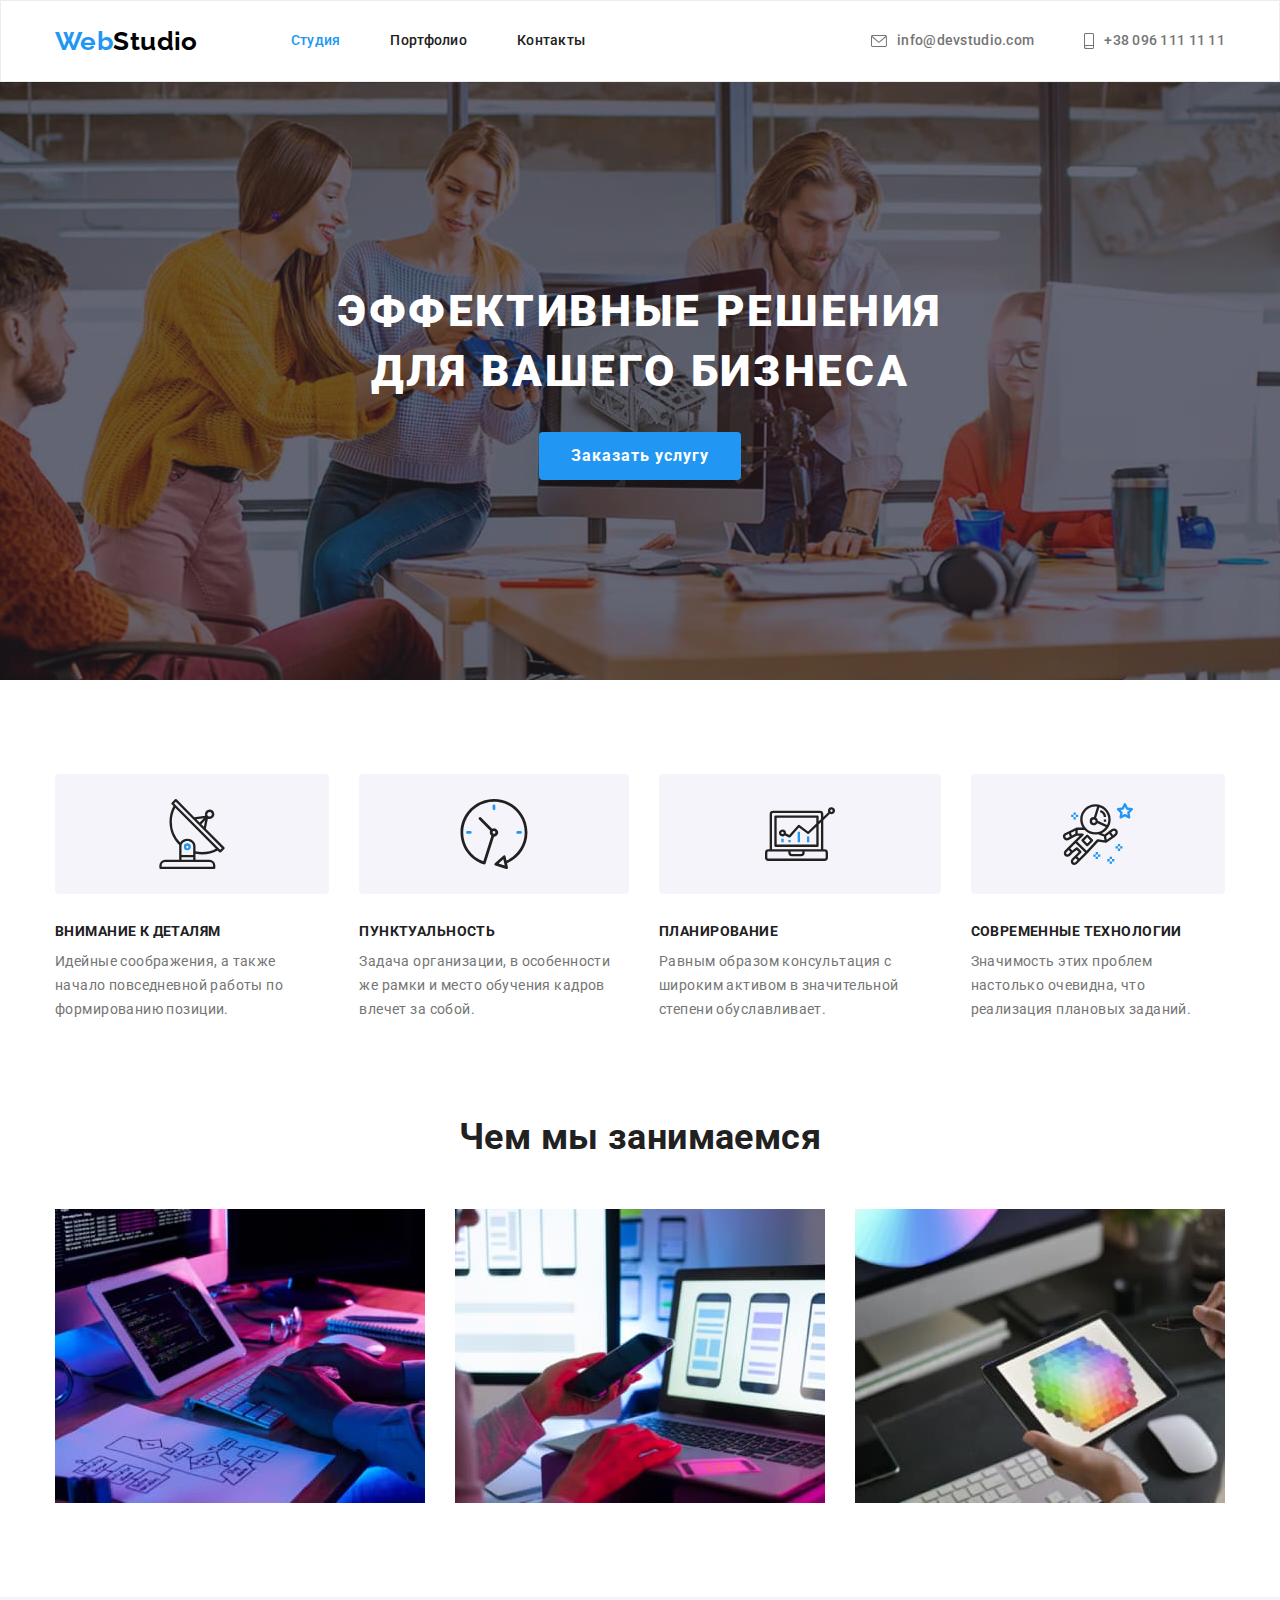
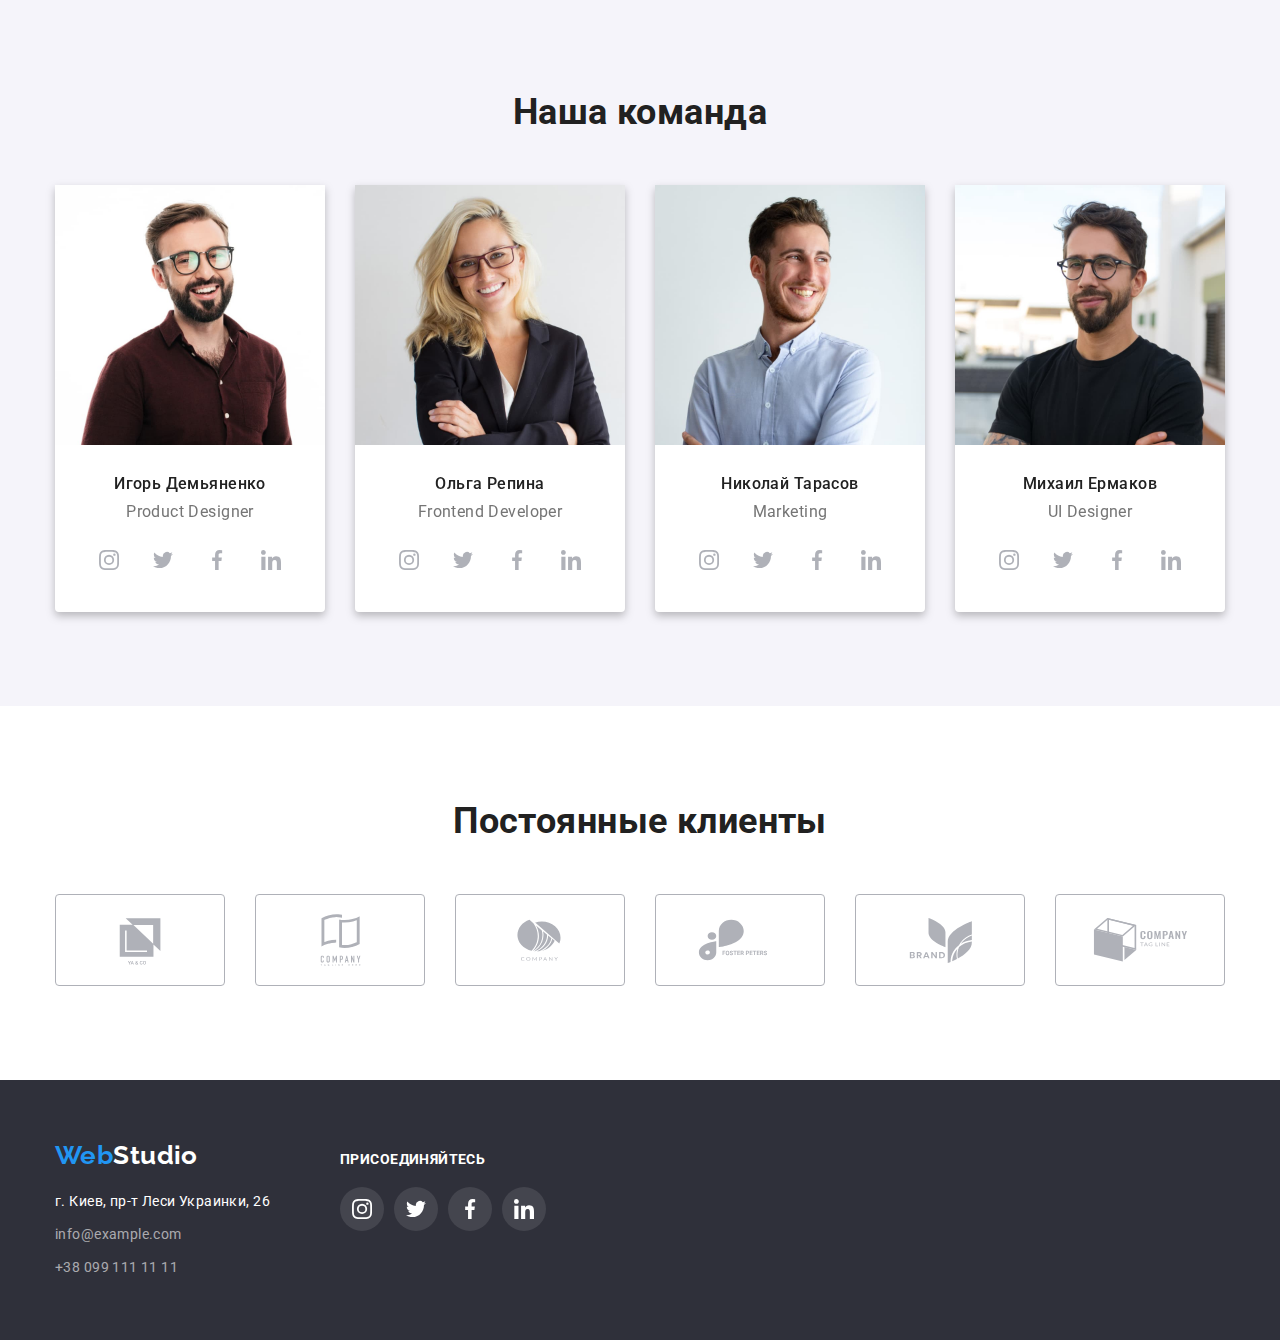
<file: index.html>
<!DOCTYPE html>
<html lang="ru">
<head>
    <meta charset="UTF-8">
    <meta http-equiv="X-UA-Compatible" content="IE=edge">
    <meta name="viewport" content="width=device-width, initial-scale=1.0">
    <title>WebStudio</title>
    <link rel="preconnect" href="https://fonts.googleapis.com">
    <link rel="preconnect" href="https://fonts.gstatic.com" crossorigin>
    <link href="https://fonts.googleapis.com/css2?family=Raleway:wght@700&family=Roboto:wght@400;500;700;900&display=swap" rel="stylesheet">
    <link rel="stylesheet" href="https://cdnjs.cloudflare.com/ajax/libs/modern-normalize/1.0.0/modern-normalize.min.css"  />
    <link rel="stylesheet" href="./css/styles.css">
</head>
<body>
    <header class="header">
        <div class="container header-container">
            
            <nav class="navigation">
                <a class="logo" href="#">
                    <span class="logo-web">Web</span>Studio
                </a>
    
                <ul class="site-nav">
                    <li class="header-list-item"><a class="site-nav-link current" href="./index.html">Студия</a></li>
                    <li class="header-list-item"><a class="site-nav-link" href="./portfolio.html">Портфолио</a></li>
                    <li class="header-list-item"><a class="site-nav-link" href="#contacts">Контакты</a></li>
                </ul>
            </nav>
    
            <ul class="auth-nav">
                <li class="header-list-item"><a class="auth-nav-link" href="mailto:info@devstudio.com">
                    <svg class="icon" width="16" height="12">
                        <use href="./images/icons.svg#icon-envelope"></use>
                    </svg>
                    info@devstudio.com</a></li>
                <li class="header-list-item"><a class="auth-nav-link" href="tel:380961111111">
                    <svg class="icon" width="10" height="16">
                        <use href="./images/icons.svg#icon-smartphone"></use>
                    </svg>
                    +38 096 111 11 11</a></li>
            </ul>
        </div>

    </header>

    <main>
        <section class="hero">
            <div class="container">
                <h1 class="hero-title">Эффективные решения для вашего бизнеса</h1>
                <button type="button" class="hero-button">Заказать услугу</button>
            </div>
        </section>

        <section class="section">
            <div class="container">
                <h2 class="section-title visually-hidden">Преимущества</h2>
                <ul class="list">
                    <li class="list-item">
                        <div class="list-item-logo">
                            <svg class="icon" width="70" height="70">
                                <use href="./images/icons.svg#icon-antenna"></use>
                            </svg>
                        </div>
                        <h3 class="benefit-item">Внимание к деталям</h3>
                        <p class="benefit-text">Идейные соображения, а также начало повседневной работы по формированию позиции.</p>
                    </li>
                    <li class="list-item">
                        <div class="list-item-logo">
                            <svg class="icon" width="70" height="70">
                                <use href="./images/icons.svg#icon-clock"></use>
                            </svg>
                        </div>
                        <h3 class="benefit-item">Пунктуальность</h3>
                        <p class="benefit-text">Задача организации, в особенности же рамки и место обучения кадров влечет за собой.</p>
                    </li>
                    <li class="list-item">
                        <div class="list-item-logo">
                            <svg class="icon" width="70" height="70">
                                <use href="./images/icons.svg#icon-diagram"></use>
                            </svg>
                        </div>
                        <h3 class="benefit-item">Планирование</h3>
                        <p class="benefit-text">Равным образом консультация с широким активом в значительной степени обуславливает.</p>
                    </li>
                    <li class="list-item">
                        <div class="list-item-logo">
                            <svg class="icon" width="70" height="70">
                                <use href="./images/icons.svg#icon-astronaut"></use>
                            </svg>
                        </div>
                        <h3 class="benefit-item">Современные технологии</h3>
                        <p class="benefit-text">Значимость этих проблем настолько очевидна, что реализация плановых заданий.</p>
                    </li>
                </ul>

            </div>
        </section>

        <section class="section activity-section">
            <div class="container">
                <h2 class="section-title">Чем мы занимаемся</h2>
    
                <ul class="works-list">
                    <li><img src="./images/box_1.jpg" alt="Картинка 1" width="370"></li>
        
                    <li><img src="./images/box_2.jpg" alt="Картинка 1" width="370"></li>
        
                    <li><img src="./images/box_3.jpg" alt="Картинка 1" width="370"></li>
                </ul>
                
            </div>


        </section>

        <section class="section team-section">
            <div class="container">
                <h2 class="section-title">Наша команда</h2>
    
                <ul class="team-list">
                    <li class="team-card">
                        <img src="./images/img_1.jpg" alt="Игорь Демьяненко" width="270">
                            <div class="team-text">
                                <h3 class="team-member">Игорь Демьяненко</h3>
                                <p class="member-profession">Product Designer</p>
                                <ul class="social-links">
                                    <li class="social-link-item">
                                        <a class="social-link" href="#">
                                            <svg class="icon" width="20" height="20">
                                                <use href="./images/icons.svg#icon-instagram"></use>
                                            </svg>
                                        </a>
                                    </li>
                                    <li class="social-link-item">
                                        <a class="social-link" href="#">
                                            <svg class="icon" width="20" height="20">
                                                <use href="./images/icons.svg#icon-twitter"></use>
                                            </svg>
                                        </a>
                                    </li>
                                    <li class="social-link-item">
                                        <a class="social-link" href="#">
                                            <svg class="icon" width="20" height="20">
                                                <use href="./images/icons.svg#icon-facebook"></use>
                                            </svg>
                                        </a>
                                    </li>
                                    <li class="social-link-item">
                                        <a class="social-link" href="#">
                                            <svg class="icon" width="20" height="20">
                                                <use href="./images/icons.svg#icon-linkedin"></use>
                                            </svg>
                                        </a>
                                    </li>
                                </ul>
                            </div>
                    </li>
                    <li class="team-card">
                        <img src="./images/img_2.jpg" alt="Ольга Репина" width="270">
                            <div class="team-text">
                                <h3 class="team-member">Ольга Репина</h3>
                                <p class="member-profession">Frontend Developer</p>
                                <ul class="social-links">
                                    <li class="social-link-item">
                                        <a class="social-link" href="#">
                                            <svg class="icon" width="20" height="20">
                                                <use href="./images/icons.svg#icon-instagram"></use>
                                            </svg>
                                        </a>
                                    </li>
                                    <li class="social-link-item">
                                        <a class="social-link" href="#">
                                            <svg class="icon" width="20" height="20">
                                                <use href="./images/icons.svg#icon-twitter"></use>
                                            </svg>
                                        </a>
                                    </li>
                                    <li class="social-link-item">
                                        <a class="social-link" href="#">
                                            <svg class="icon" width="20" height="20">
                                                <use href="./images/icons.svg#icon-facebook"></use>
                                            </svg>
                                        </a>
                                    </li>
                                    <li class="social-link-item">
                                        <a class="social-link" href="#">
                                            <svg class="icon" width="20" height="20">
                                                <use href="./images/icons.svg#icon-linkedin"></use>
                                            </svg>
                                        </a>
                                    </li>
                                </ul>
                            </div>
                    </li>
                    <li class="team-card">
                        <img src="./images/img_3.jpg" alt="Николай Тарасов" width="270">
                            <div class="team-text">
                                <h3 class="team-member">Николай Тарасов</h3>
                                <p class="member-profession">Marketing</p>
                                <ul class="social-links">
                                    <li class="social-link-item">
                                        <a class="social-link" href="#">
                                            <svg class="icon" width="20" height="20">
                                                <use href="./images/icons.svg#icon-instagram"></use>
                                            </svg>
                                        </a>
                                    </li>
                                    <li class="social-link-item">
                                        <a class="social-link" href="#">
                                            <svg class="icon" width="20" height="20">
                                                <use href="./images/icons.svg#icon-twitter"></use>
                                            </svg>
                                        </a>
                                    </li>
                                    <li class="social-link-item">
                                        <a class="social-link" href="#">
                                            <svg class="icon" width="20" height="20">
                                                <use href="./images/icons.svg#icon-facebook"></use>
                                            </svg>
                                        </a>
                                    </li>
                                    <li class="social-link-item">
                                        <a class="social-link" href="#">
                                            <svg class="icon" width="20" height="20">
                                                <use href="./images/icons.svg#icon-linkedin"></use>
                                            </svg>
                                        </a>
                                    </li>
                                </ul>
                            </div>
                    </li>
                    <li class="team-card">
                        <img src="./images/img_4.jpg" alt="Михаил Ермаков" width="270">
                            <div class="team-text">
                                <h3 class="team-member">Михаил Ермаков</h3>
                                <p class="member-profession">UI Designer</p>
                                <ul class="social-links">
                                    <li class="social-link-item">
                                        <a class="social-link" href="#">
                                            <svg class="icon" width="20" height="20">
                                                <use href="./images/icons.svg#icon-instagram"></use>
                                            </svg>
                                        </a>
                                    </li>
                                    <li class="social-link-item">
                                        <a class="social-link" href="#">
                                            <svg class="icon" width="20" height="20">
                                                <use href="./images/icons.svg#icon-twitter"></use>
                                            </svg>
                                        </a>
                                    </li>
                                    <li class="social-link-item">
                                        <a class="social-link" href="#">
                                            <svg class="icon" width="20" height="20">
                                                <use href="./images/icons.svg#icon-facebook"></use>
                                            </svg>
                                        </a>
                                    </li>
                                    <li class="social-link-item">
                                        <a class="social-link" href="#">
                                            <svg class="icon" width="20" height="20">
                                                <use href="./images/icons.svg#icon-linkedin"></use>
                                            </svg>
                                        </a>
                                    </li>
                                </ul>
                            </div>
                    </li>
                </ul>
                
            </div>

        </section>

        <section class="section">
            <div class="container">
                <h2 class="section-title">Постоянные клиенты</h2>
    
                <ul class="clients-list">
                    <li>
                        <a class="clients-item-link" href="#">
                            <svg class="icon" width="106" height="60">
                                <use href="./images/icons.svg#icon-client-1"></use>
                            </svg>
                        </a>
                    </li>
        
                    <li>
                        <a class="clients-item-link" href="#">
                            <svg class="icon" width="106" height="60">
                                <use href="./images/icons.svg#icon-client-2"></use>
                            </svg>
                        </a>
                    </li>
        
                    <li>
                        <a class="clients-item-link" href="#">
                            <svg class="icon" width="106" height="60">
                                <use href="./images/icons.svg#icon-client-3"></use>
                            </svg>
                        </a>
                    </li>
        
                    <li>
                        <a class="clients-item-link" href="#">
                            <svg class="icon" width="106" height="60">
                                <use href="./images/icons.svg#icon-client-4"></use>
                            </svg>
                        </a>
                    </li>
        
                    <li>
                        <a class="clients-item-link" href="#">
                            <svg class="icon" width="106" height="60">
                                <use href="./images/icons.svg#icon-client-5"></use>
                            </svg>
                        </a>
                    </li>
        
                    <li>
                        <a class="clients-item-link" href="#">
                            <svg class="icon" width="106" height="60">
                                <use href="./images/icons.svg#icon-client-6"></use>
                            </svg>
                        </a>
                    </li>
                </ul>
                
            </div>


        </section>
    </main>

    <footer class="footer" id="contacts">
        <div class="container footer-container">

            <div class="our-address">
                <a class="logo" href="#">
                    <span class="logo-web">Web</span>Studio
                </a>
        
                <address class="address">
                    <ul class="address-list">
                        <li class="address-item">г. Киев, пр-т Леси Украинки, 26</li>
                        <li class="address-item"><a class="address-link" href="mailto:info@example.com">info@example.com</a></li>
                        <li class="address-item"><a class="address-link" href="tel:380991111111">+38 099 111 11 11</a></li>
                    </ul>
                </address>
            </div>


            <div class="join-social-links">
                <h3 class="benefit-item">присоединяйтесь</h3>

                <ul class="social-links">
                    <li class="social-link-item">
                        <a class="social-link" href="#">
                            <svg class="icon" width="20" height="20">
                                <use href="./images/icons.svg#icon-instagram"></use>
                            </svg>
                        </a>
                    </li>
                    <li class="social-link-item">
                        <a class="social-link" href="#">
                            <svg class="icon" width="20" height="20">
                                <use href="./images/icons.svg#icon-twitter"></use>
                            </svg>
                        </a>
                    </li>
                    <li class="social-link-item">
                        <a class="social-link" href="#">
                            <svg class="icon" width="20" height="20">
                                <use href="./images/icons.svg#icon-facebook"></use>
                            </svg>
                        </a>
                    </li>
                    <li class="social-link-item">
                        <a class="social-link" href="#">
                            <svg class="icon" width="20" height="20">
                                <use href="./images/icons.svg#icon-linkedin"></use>
                            </svg>
                        </a>
                    </li>
                </ul>
            </div>

        </div>
    </footer>
</body>
</html>
</file>
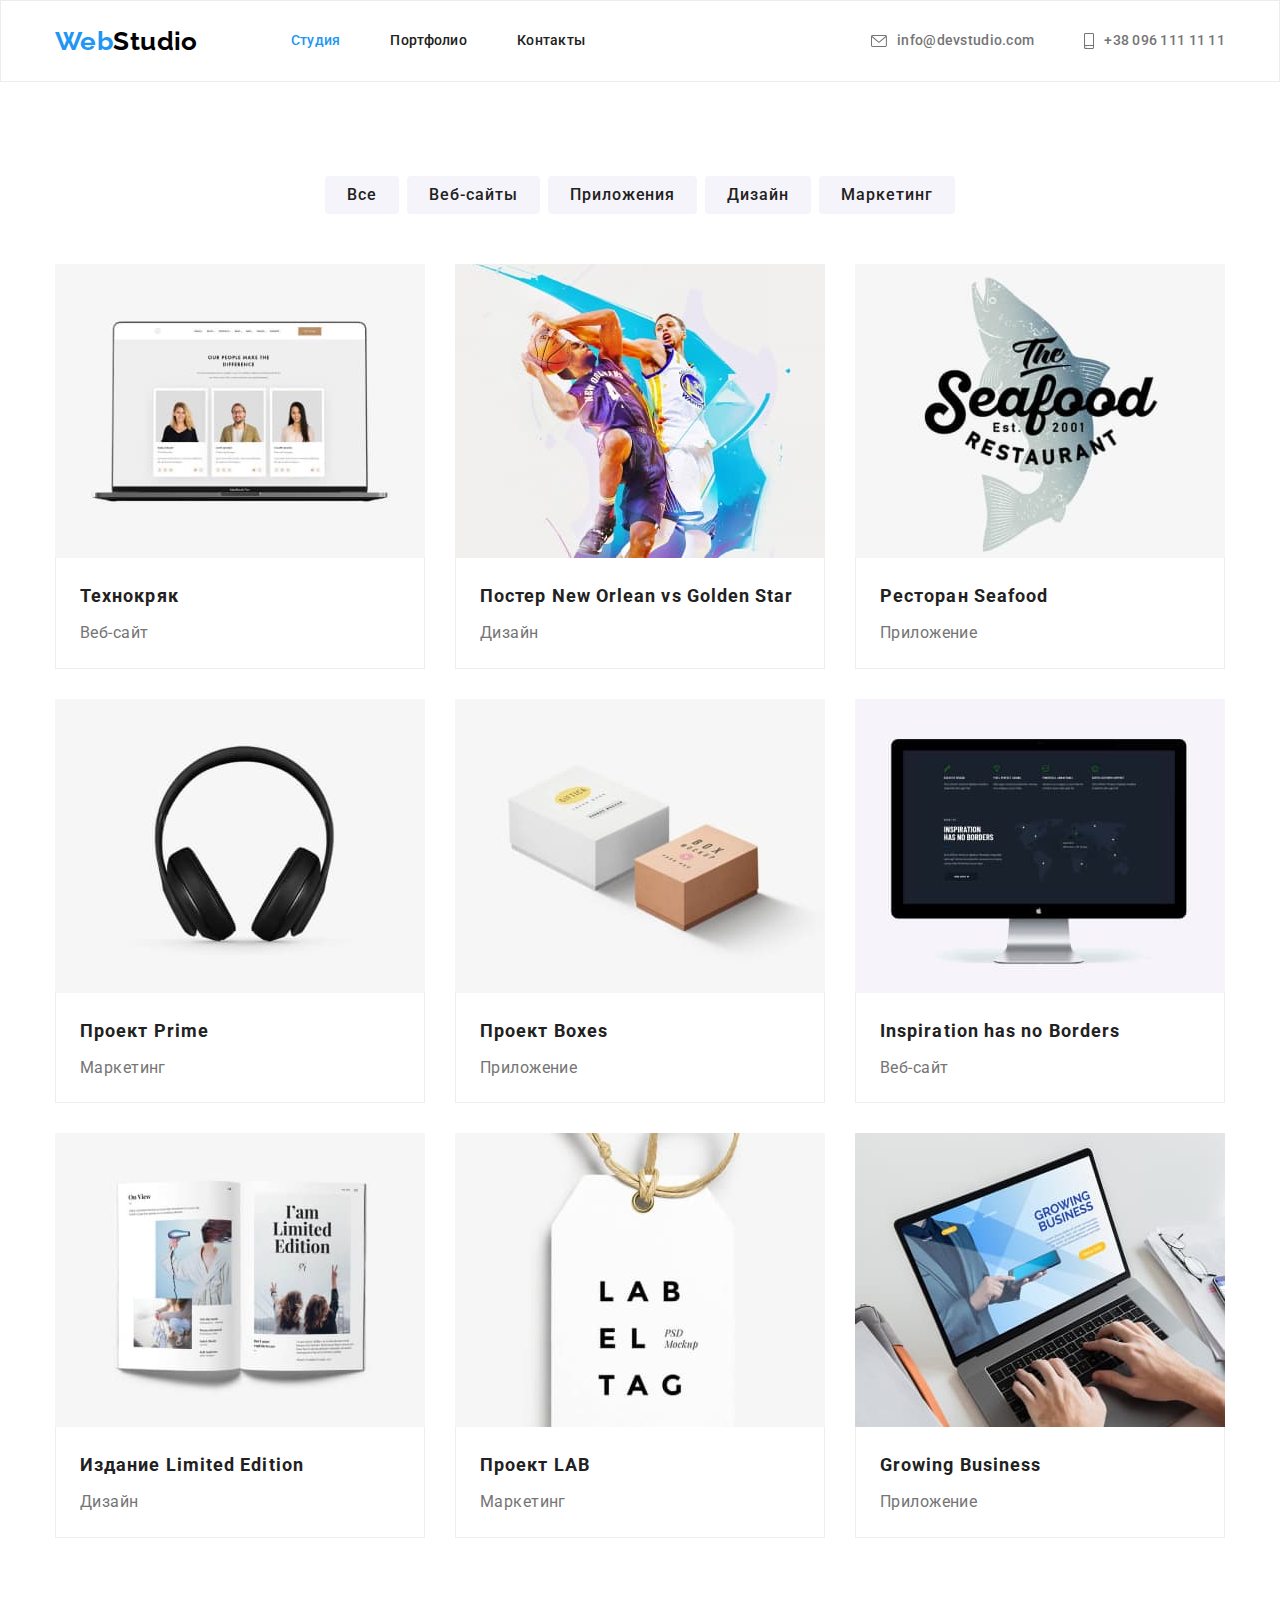
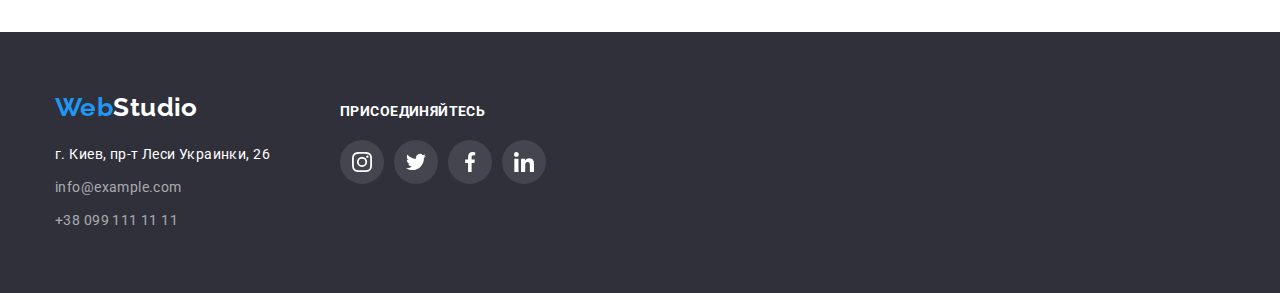
<file: portfolio.html>
<!DOCTYPE html>
<html lang="ru">
<head>
    <meta charset="UTF-8">
    <meta http-equiv="X-UA-Compatible" content="IE=edge">
    <meta name="viewport" content="width=device-width, initial-scale=1.0">
    <title>Портфолио</title>
    <link rel="preconnect" href="https://fonts.googleapis.com">
    <link rel="preconnect" href="https://fonts.gstatic.com" crossorigin>
    <link href="https://fonts.googleapis.com/css2?family=Raleway:wght@700&family=Roboto:wght@400;500;700;900&display=swap" rel="stylesheet">
    <link rel="stylesheet" href="https://cdnjs.cloudflare.com/ajax/libs/modern-normalize/1.0.0/modern-normalize.min.css"  />
    <link rel="stylesheet" href="./css/styles.css">
</head>
<body>
    <header class="header">
        <div class="container header-container">
            
            <nav class="navigation">
                <a class="logo" href="#">
                    <span class="logo-web">Web</span>Studio
                </a>
    
                <ul class="site-nav">
                    <li class="header-list-item"><a class="site-nav-link current" href="./index.html">Студия</a></li>
                    <li class="header-list-item"><a class="site-nav-link" href="./portfolio.html">Портфолио</a></li>
                    <li class="header-list-item"><a class="site-nav-link" href="#contacts">Контакты</a></li>
                </ul>
            </nav>
    
            <ul class="auth-nav">
                <li class="header-list-item"><a class="auth-nav-link" href="mailto:info@devstudio.com">
                    <svg class="icon" width="16" height="12">
                        <use href="./images/icons.svg#icon-envelope"></use>
                    </svg>
                    info@devstudio.com</a></li>
                <li class="header-list-item"><a class="auth-nav-link" href="tel:380961111111">
                    <svg class="icon" width="10" height="16">
                        <use href="./images/icons.svg#icon-smartphone"></use>
                    </svg>
                    +38 096 111 11 11</a></li>
            </ul>
        </div>

    </header>

    <main>
        <section class="section">

            <div class="container">
                
                <h1 class="visually-hidden">Портфолио</h1>
            
                <ul class="filter-list">
                    <li class="filter-item"><button type="button" class="filter-button">Все</button></li>
                    <li class="filter-item"><button type="button" class="filter-button">Веб-сайты</button></li>
                    <li class="filter-item"><button type="button" class="filter-button">Приложения</button></li>
                    <li class="filter-item"><button type="button" class="filter-button">Дизайн</button></li>
                    <li class="filter-item"><button type="button" class="filter-button">Маркетинг</button></li>
                </ul>

                <ul class="portfolio-list">
                    <li class="portfolio-card">
                        <a href="#" class="card-link">
                            <img src="./images/1-technokryak.jpg" alt="Технокряк" width="370">
                            <div class="portfolio-text">
                                <h2 class="portfolio-title">Технокряк</h2>
                                <p class="portfolio-short">Веб-сайт</p>
                            </div>
                        </a>
                    </li>
                    <li class="portfolio-card">
                        <a href="#" class="card-link">
                            <img src="./images/2-new-orlean.jpg" alt="Постер New Orlean vs Golden Star" width="370">
                            <div class="portfolio-text">
                                <h2 class="portfolio-title">Постер New Orlean vs Golden Star</h2>
                                <p class="portfolio-short">Дизайн</p>
                            </div>
                        </a>
                    </li>
                    <li class="portfolio-card">
                        <a href="#" class="card-link">
                            <img src="./images/3-seafood.jpg" alt="Ресторан Seafood" width="370">
                            <div class="portfolio-text">
                                <h2 class="portfolio-title">Ресторан Seafood</h2>
                                <p class="portfolio-short">Приложение</p>
                            </div>
                        </a>
                    </li>
                    <li class="portfolio-card">
                        <a href="#" class="card-link">
                            <img src="./images/4-prime.jpg" alt="Проект Prime" width="370">
                            <div class="portfolio-text">
                                <h2 class="portfolio-title">Проект Prime</h2>
                                <p class="portfolio-short">Маркетинг</p>
                            </div>
                        </a>
                    </li>
                    <li class="portfolio-card">
                        <a href="#" class="card-link">
                            <img src="./images/5-boxes.jpg" alt="Николай Тарасов" width="370">
                            <div class="portfolio-text">
                                <h2 class="portfolio-title">Проект Boxes</h2>
                                <p class="portfolio-short">Приложение</p>
                            </div>
                        </a>
                    </li>
                    <li class="portfolio-card">
                        <a href="#" class="card-link">
                            <img src="./images/6-inspiration.jpg" alt="Inspiration has no Borders" width="370">
                            <div class="portfolio-text">
                                <h2 class="portfolio-title">Inspiration has no Borders</h2>
                                <p class="portfolio-short">Веб-сайт</p>
                            </div>
                        </a>
                    </li>
                    <li class="portfolio-card">
                        <a href="#" class="card-link">
                            <img src="./images/7-limited.jpg" alt="Издание Limited Edition" width="370">
                            <div class="portfolio-text">
                                <h2 class="portfolio-title">Издание Limited Edition</h2>
                                <p class="portfolio-short">Дизайн</p>
                            </div>
                        </a>
                    </li>
                    <li class="portfolio-card">
                        <a href="#" class="card-link">
                            <img src="./images/8-label.jpg" alt="Проект LAB" width="370">
                            <div class="portfolio-text">
                                <h2 class="portfolio-title">Проект LAB</h2>
                                <p class="portfolio-short">Маркетинг</p>
                            </div>
                        </a>
                    </li>
                    <li class="portfolio-card">
                        <a href="#" class="card-link">
                            <img src="./images/9-growing.jpg" alt="Growing Business" width="370">
                            <div class="portfolio-text">
                                <h2 class="portfolio-title">Growing Business</h2>
                                <p class="portfolio-short">Приложение</p>
                            </div>
                        </a>
                    </li>
                </ul>
            </div>

        </section>
    </main>

    <footer class="footer" id="contacts">
        <div class="container footer-container">

            <div class="our-address">
                <a class="logo" href="#">
                    <span class="logo-web">Web</span>Studio
                </a>
        
                <address class="address">
                    <ul class="address-list">
                        <li class="address-item">г. Киев, пр-т Леси Украинки, 26</li>
                        <li class="address-item"><a class="address-link" href="mailto:info@example.com">info@example.com</a></li>
                        <li class="address-item"><a class="address-link" href="tel:380991111111">+38 099 111 11 11</a></li>
                    </ul>
                </address>
            </div>


            <div class="join-social-links">
                <h3 class="benefit-item">присоединяйтесь</h3>

                <ul class="social-links">
                    <li class="social-link-item">
                        <a class="social-link" href="#">
                            <svg class="icon" width="20" height="20">
                                <use href="./images/icons.svg#icon-instagram"></use>
                            </svg>
                        </a>
                    </li>
                    <li class="social-link-item">
                        <a class="social-link" href="#">
                            <svg class="icon" width="20" height="20">
                                <use href="./images/icons.svg#icon-twitter"></use>
                            </svg>
                        </a>
                    </li>
                    <li class="social-link-item">
                        <a class="social-link" href="#">
                            <svg class="icon" width="20" height="20">
                                <use href="./images/icons.svg#icon-facebook"></use>
                            </svg>
                        </a>
                    </li>
                    <li class="social-link-item">
                        <a class="social-link" href="#">
                            <svg class="icon" width="20" height="20">
                                <use href="./images/icons.svg#icon-linkedin"></use>
                            </svg>
                        </a>
                    </li>
                </ul>
            </div>

        </div>
    </footer>
</body>
</html>
</file>
<file: css/styles.css>
:root {
    --brand-color: #2196F3;
    --basic-text: #000;
    --main-text: #fff;
    --section-text: #212121;
    --additional-text: #757575;
    --address-link: rgba(255, 255, 255, 0.6);

    --team-section-background: #F5F4FA;
    --light-background: #fff;
    --dark-background: #2F303A;
    --gradient-color-1: rgba(47, 48, 58, 0.4);
    --gradient-color-2: rgba(47, 48, 58, 0.4);
    --logo-icon-header: #757575;
    --logo-icon-benefit: #212121;
    --logo-icon-social: #AFB1B8;
    --logo-icon-partners: #AFB1B8;
    
    --header-border: #ECECEC;
    --portfolio-border: #EEEEEE;

    --font-weight-bold: bold;
}

body {
    font-family: 'Roboto', sans-serif;
    color: var(--section-text);
    letter-spacing: 0.03em;
    line-height: 1.14;
    font-size: 14px;
    font-style: normal;
}

h1, h2, h3, h4, h5, h6, p, ul {
    margin: 0;
    padding: 0;
}

ul {
    list-style: none;
}

img {
    width: 100%;
    height: auto;
    display: block;
}

/* header */

header {
    border: 1px solid var(--header-border);
}

.header-container {
    display: flex;
    align-items: center;
    justify-content: space-between;
}

.logo {
    margin-right: 93px;
    font-family: Raleway;
    font-weight: var(--font-weight-bold);
    font-size: 26px;
    line-height: 1.19;
    color: var(--basic-text);
    text-decoration: none;
}

.logo-web {
    color: var(--brand-color);
}

.navigation {
    display: flex;
    align-items: center;
}

.site-nav {
    display: flex;
    align-items: center;
    justify-content: space-between;

    font-weight: 500;
    letter-spacing: 0.02em;
}

.site-nav-link {
    display: block;
    color: var(--section-text);
    text-decoration: none;
    padding: 32px 0;
}

.auth-nav {
    display: flex;
    align-items: center;
    justify-content: space-between;

    font-weight: 500;
    letter-spacing: 0.02em;
}

.auth-nav-link {
    display: flex;
    align-items: center;
    color: var(--additional-text);
    text-decoration: none;
    padding: 32px 0;
}

.site-nav-link:hover, 
.site-nav-link:focus,
.auth-nav-link:hover, 
.auth-nav-link:focus {
    color: var(--brand-color);
    text-decoration: none;
}

.current {
    color: var(--brand-color);
}

.auth-nav-link .icon {
    fill: var(--logo-icon-header);
    display: inline-block;
    margin-right: 10px;
}

.auth-nav-link:hover .icon,
.auth-nav-link:focus .icon {
    fill: currentColor;
}

/* header end */



/* hero section */

.hero {
    margin: 0 auto;
    padding: 200px 0;
    max-width: 1600px;
    background-color: var(--dark-background);
    background-image: linear-gradient(
        to bottom,
        var(--gradient-color-1),
        var(--gradient-color-2)
    ), url(../images/background-image.jpg);
    background-size: cover;
    background-position: center;
}

.hero-title {
    width: 700px;
    margin: 0 auto 30px;

    font-weight: 900;
    font-size: 44px;
    line-height: 1.36;
    text-align: center;
    letter-spacing: 0.06em;
    text-transform: uppercase;
    color: var(--main-text);
}

.hero-button {
    padding: 10px 32px;
    margin: 0 auto;
    display: block;
    
    font-family: inherit;
    font-weight: var(--font-weight-bold);
    font-size: 16px;
    line-height: 1.8;
    letter-spacing: 0.06em;
    background-color: var(--brand-color);
    color: var(--main-text);
    border: none;
    border-radius: 4px;
    cursor: pointer;
}

.hero-button:hover,
.hero-button:focus {
    background-color: var(--light-background);
    color: var(--brand-color);
}

/* hero section end */


/* benefits */

.section {
    padding-top: 94px;
    padding-bottom: 94px;
}

.section-title {
    margin-bottom: 50px;

    font-weight: var(--font-weight-bold);
    font-size: 36px;
    line-height: 1.2;
    text-align: center;
    color: var(--section-text);
}

.container {
    margin: 0 auto;
    padding: 0 15px;
    width: 1200px;
}

.visually-hidden {
    position: absolute;
    width: 1px;
    height: 1px;
    margin: -1px;
    padding: 0;
    overflow: hidden;
    border: 0;
    clip: rect(0 0 0 0)
}

.list {
    display: flex;
    margin: 0;
}

.list-item:not(:last-child) {
    margin-right: 30px;
}

.list-item-logo {
    display: flex;
    justify-content: center;
    padding: 25px 0;
    margin-bottom: 30px;
    background: #F5F4FA;
    border-radius: 4px;
}

.list-item-logo .icon {
    fill: var(--logo-icon-benefit);
}

.header-list-item:not(:last-child) {
    margin-right: 50px;
}

.benefit-item {
    margin-bottom: 10px;
    font-weight: var(--font-weight-bold);
    text-transform: uppercase;
    color: var(--section-text);
    line-height: 1.14;
    font-size: 14px;
    letter-spacing: 0.03em;
}

.benefit-text {
    margin: 0;
    line-height: 1.71;
    color: var(--additional-text);
}

/* benefits end */


/* activity section */

.activity-section {
    padding-top: 0;
}

.works-list {
    display: flex;
    justify-content: space-between;
}

/* activity section end */


/* team section */

.team-section {
    background-color: var(--team-section-background);
}

.team-list {
    display: flex;
    justify-content: space-between;
}

.team-card {
    background-color: var(--light-background);
    border-radius: 4px;
    filter: drop-shadow(0px 4px 4px rgba(0, 0, 0, 0.25));
}

.team-card:not(:last-child) {
    margin-right: 30px;
}

.team-text {
    padding: 30px 0;
}

.team-member {
    margin-bottom: 10px;
    font-weight: 500;
    font-size: 16px;
    line-height: 1.18;
    text-align: center;
    color: var(--section-text);
}

.member-profession {
    margin-bottom: 16px;
    font-size: 16px;
    line-height: 1.18;
    text-align: center;
    color: var(--additional-text);
}

.social-links {
    display: flex;
    justify-content: center;
}

.social-link-item:not(:last-child) {
    margin-right: 10px;
}

.social-link-item {
    display: block;
    color: var(--section-text);
    text-decoration: none;
    padding: 0;
}

.social-link:hover .icon,
.social-link:focus .icon {
    fill: var(--light-background);
}

.social-link:hover,
.social-link:focus {
    background-color: var(--brand-color);
    border-radius: 50%;
}

.social-link {
    padding: 12px;
    display: flex;
}

.social-link .icon {
    fill: var(--logo-icon-social);
}


/* team section end */


/* clients section */

.clients-list {
    display: flex;
    justify-content: space-between;
}

.clients-item-link {
    width: 170px;
    height: 92px;
    padding: 16px 32px;

    display: block;

    border: 1px solid var(--logo-icon-partners);
    box-sizing: border-box;
    border-radius: 4px;
}

.clients-item-link:hover,
.clients-item-link:focus {
    border-color: var(--brand-color);
}

.clients-item-link .icon {
    fill: var(--logo-icon-partners);
}

.clients-item-link:hover .icon,
.clients-item-link:focus .icon {
    fill: var(--brand-color);
}


/* clients section end */


/* footer  */

.footer {
    padding: 60px 0;
    background-color: var(--dark-background);
}

footer .logo {
    color: var(--main-text);
    margin: 0;
}

.footer-container {
    display: flex;
    align-items: baseline;
}

.address {
    margin-top: 20px;
    font-style: normal;
}

.address-list {
    margin: 0;
}

.address-item {
    margin-bottom: 9px;
    line-height: 1.71;
    color: var(--main-text);
}

.address-item:last-child {
    margin-bottom: 0;    
}

.address-link {
    color: var(--address-link);
    text-decoration: none;
}

.address-link:hover, 
.address-link:focus {
    color: var(--brand-color);
    text-decoration: none;
}

.join-social-links {
    margin-left: 70px;
}

.footer .benefit-item {
    color: var(--main-text);
    margin-bottom: 20px;
}

.footer .social-link {
    fill: var(--main-text);
    background-color: rgba(255, 255, 255, 0.1);
    border-radius: 50%;
}

.footer .social-link:hover,
.footer .social-link:focus {
    background-color: var(--brand-color);
}

.footer .social-link > .icon {
    fill: var(--main-text);
}

.footer .social-link:hover > .icon,
.footer .social-link:focus > .icon {
    fill: var(--main-text);
}

/* footer end  */

/* portfolio page  */

.filter-list {
    display: flex;
    margin-bottom: 50px;
    justify-content: center;
}

.filter-item:not(:last-child) {
    margin-right: 8px;
}

.filter-button {
    padding: 6px 22px;
    font-family: inherit;
    font-weight: 500;
    font-size: 16px;
    line-height: 1.6;
    letter-spacing: 0.06em;
    background-color: var(--team-section-background);
    color: var(--section-text);
    border: none;
    border-radius: 4px;
    cursor: pointer;
}

.filter-button:hover,
.filter-button:focus {
    background-color: var(--brand-color);
    color: var(--main-text);
    box-shadow: 0px 3px 1px rgba(0, 0, 0, 0.1), 0px 1px 2px rgba(0, 0, 0, 0.08), 0px 2px 2px rgba(0, 0, 0, 0.12);
}


.portfolio-list {
    display: flex;
    flex-wrap: wrap;
    justify-content: space-between;
}

.portfolio-card {
    background-color: var(--light-background);
    margin-bottom: 30px;
}

.portfolio-card:nth-last-child(-n + 3) {
    margin-bottom: 0;
}

.card-link {
    text-decoration: none;
    display: block;
}

.card-link:hover,
.card-link:focus {
    box-shadow: 0px 1px 1px rgba(0, 0, 0, 0.12), 0px 4px 4px rgba(0, 0, 0, 0.06), 1px 4px 6px rgba(0, 0, 0, 0.16);
}

.portfolio-text {
    padding: 20px 24px;
    border-right: 1px solid var(--portfolio-border);
    border-bottom: 1px solid var(--portfolio-border);
    border-left: 1px solid var(--portfolio-border);
}

.portfolio-title {
    margin-bottom: 4px;
    font-weight: var(--font-weight-bold);
    font-size: 18px;
    line-height: 2;
    letter-spacing: 0.06em;
    color: var(--section-text);
}

.portfolio-short {
    font-size: 16px;
    line-height: 1.87;
    color: var(--additional-text);
}

/* portfolio end */
</file>
